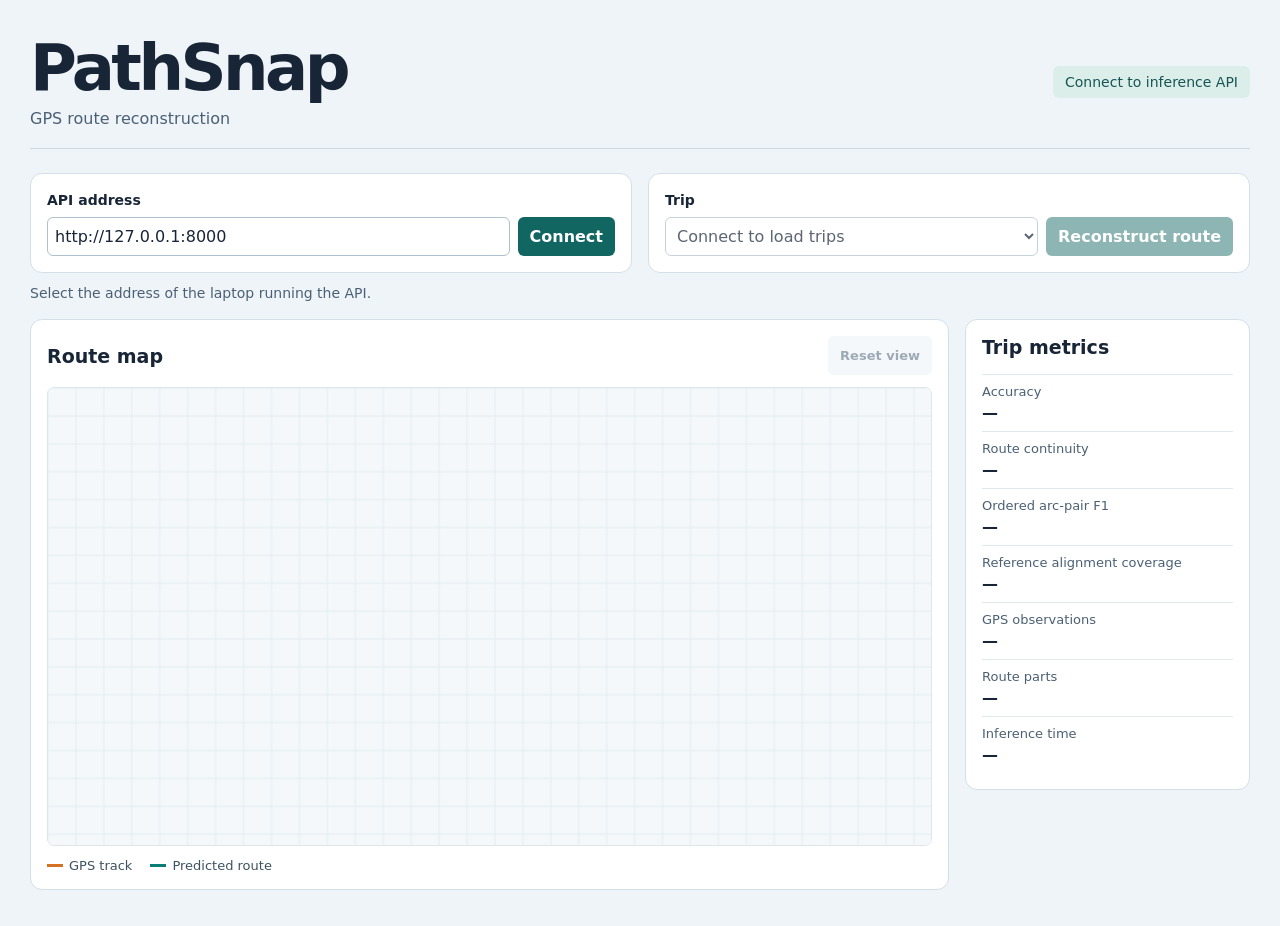
<file: ui/index.html>
<!doctype html>
<html lang="en">
<head>
  <meta charset="utf-8">
  <meta name="viewport" content="width=device-width, initial-scale=1">
  <title>PathSnap</title>
  <link rel="stylesheet" href="styles.css">
  <script src="app.js" defer></script>
</head>
<body>
  <main>
    <header><div><h1>PathSnap</h1><p>GPS route reconstruction</p></div><output id="mode">Connect to inference API</output></header>
    <section class="controls" aria-label="Inference controls">
      <form id="connect"><label for="api">API address</label><div><input id="api" type="url" required value="http://127.0.0.1:8000"><button>Connect</button></div></form>
      <form id="predict"><label for="trip">Trip</label><div><select id="trip" required disabled><option value="">Connect to load trips</option></select><button id="run" disabled>Reconstruct route</button></div></form>
    </section>
    <p id="status" role="status">Select the address of the laptop running the API.</p>
    <section class="dashboard" aria-label="Prediction results">
      <article class="map-panel">
        <div class="panel-header"><h2>Route map</h2><button class="secondary" id="reset" disabled>Reset view</button></div>
        <canvas id="map" role="img" aria-label="GPS and reconstructed route. Scroll to zoom and drag to pan."></canvas>
        <div class="legend"><span class="gps">GPS track</span><span class="route">Predicted route</span></div>
      </article>
      <article class="metrics"><h2>Trip metrics</h2><dl id="metrics"></dl></article>
    </section>
  </main>
</body>
</html>
</file>
<file: ui/styles.css>
:root { font-family: Inter, system-ui, sans-serif; color: #182537; background: #eff4f8; }
* { box-sizing: border-box; }
body { margin: 0; }
main { width: min(1220px, calc(100% - 48px)); margin: 36px auto; }
header { display: flex; justify-content: space-between; align-items: center; border-bottom: 1px solid #cdd9e3; padding-bottom: 20px; margin-bottom: 24px; }
h1 { margin: 0; font-size: clamp(36px, 6vw, 64px); line-height: 1; letter-spacing: -.055em; }
header p { margin: 9px 0 0; color: #4b6074; }
output { font-size: 14px; color: #165552; padding: 8px 12px; border-radius: 6px; background: #dbeeea; }
.controls, .dashboard { display: grid; gap: 16px; }
.controls { grid-template-columns: 1fr 1fr; }
form, article { border: 1px solid #d4dfe8; border-radius: 12px; background: #fff; padding: 16px; }
form div { display: flex; gap: 8px; margin-top: 8px; }
label { font-size: 14px; font-weight: 650; }
input, select, button { font: inherit; border-radius: 6px; min-height: 39px; }
input, select { flex: 1; min-width: 0; width: 100%; border: 1px solid #afc0ce; background: #fff; color: #182537; padding: 7px; }
button { padding: 8px 12px; border: 0; background: #116661; color: #fff; cursor: pointer; font-weight: 650; }
button:focus-visible { outline: 3px solid #3886cc; outline-offset: 2px; }
button:disabled { opacity: .48; cursor: default; }
.secondary { background: #e9f1f5; color: #345066; font-size: 13px; }
#status { min-height: 22px; margin: 12px 0; color: #4b6074; font-size: 14px; }
.dashboard { grid-template-columns: minmax(0, 1fr) minmax(220px, 285px); align-items: start; }
.panel-header { display: flex; align-items: center; justify-content: space-between; gap: 8px; }
h2 { margin: 0; font-size: 19px; }
canvas { display: block; width: 100%; height: clamp(300px, 51vh, 610px); border: 1px solid #dce6eb; border-radius: 7px; margin: 12px 0; cursor: grab; touch-action: none; }
canvas:active { cursor: grabbing; }
.legend { display: flex; gap: 18px; color: #3d5261; font-size: 13px; }
.legend span::before { content: ""; display: inline-block; width: 16px; height: 3px; margin: 0 6px 3px 0; background: #d37225; }
.legend .route::before { background: #087e77; }
dl { margin-bottom: 0; }
dt { font-size: 13px; color: #4b6074; border-top: 1px solid #e0e8ee; padding-top: 9px; }
dd { margin: 4px 0 9px; font-weight: 730; font-variant-numeric: tabular-nums; }
@media (max-width: 730px) { main { width: calc(100% - 24px); margin-top: 20px; } .dashboard, .controls { grid-template-columns: 1fr; } }
</file>
